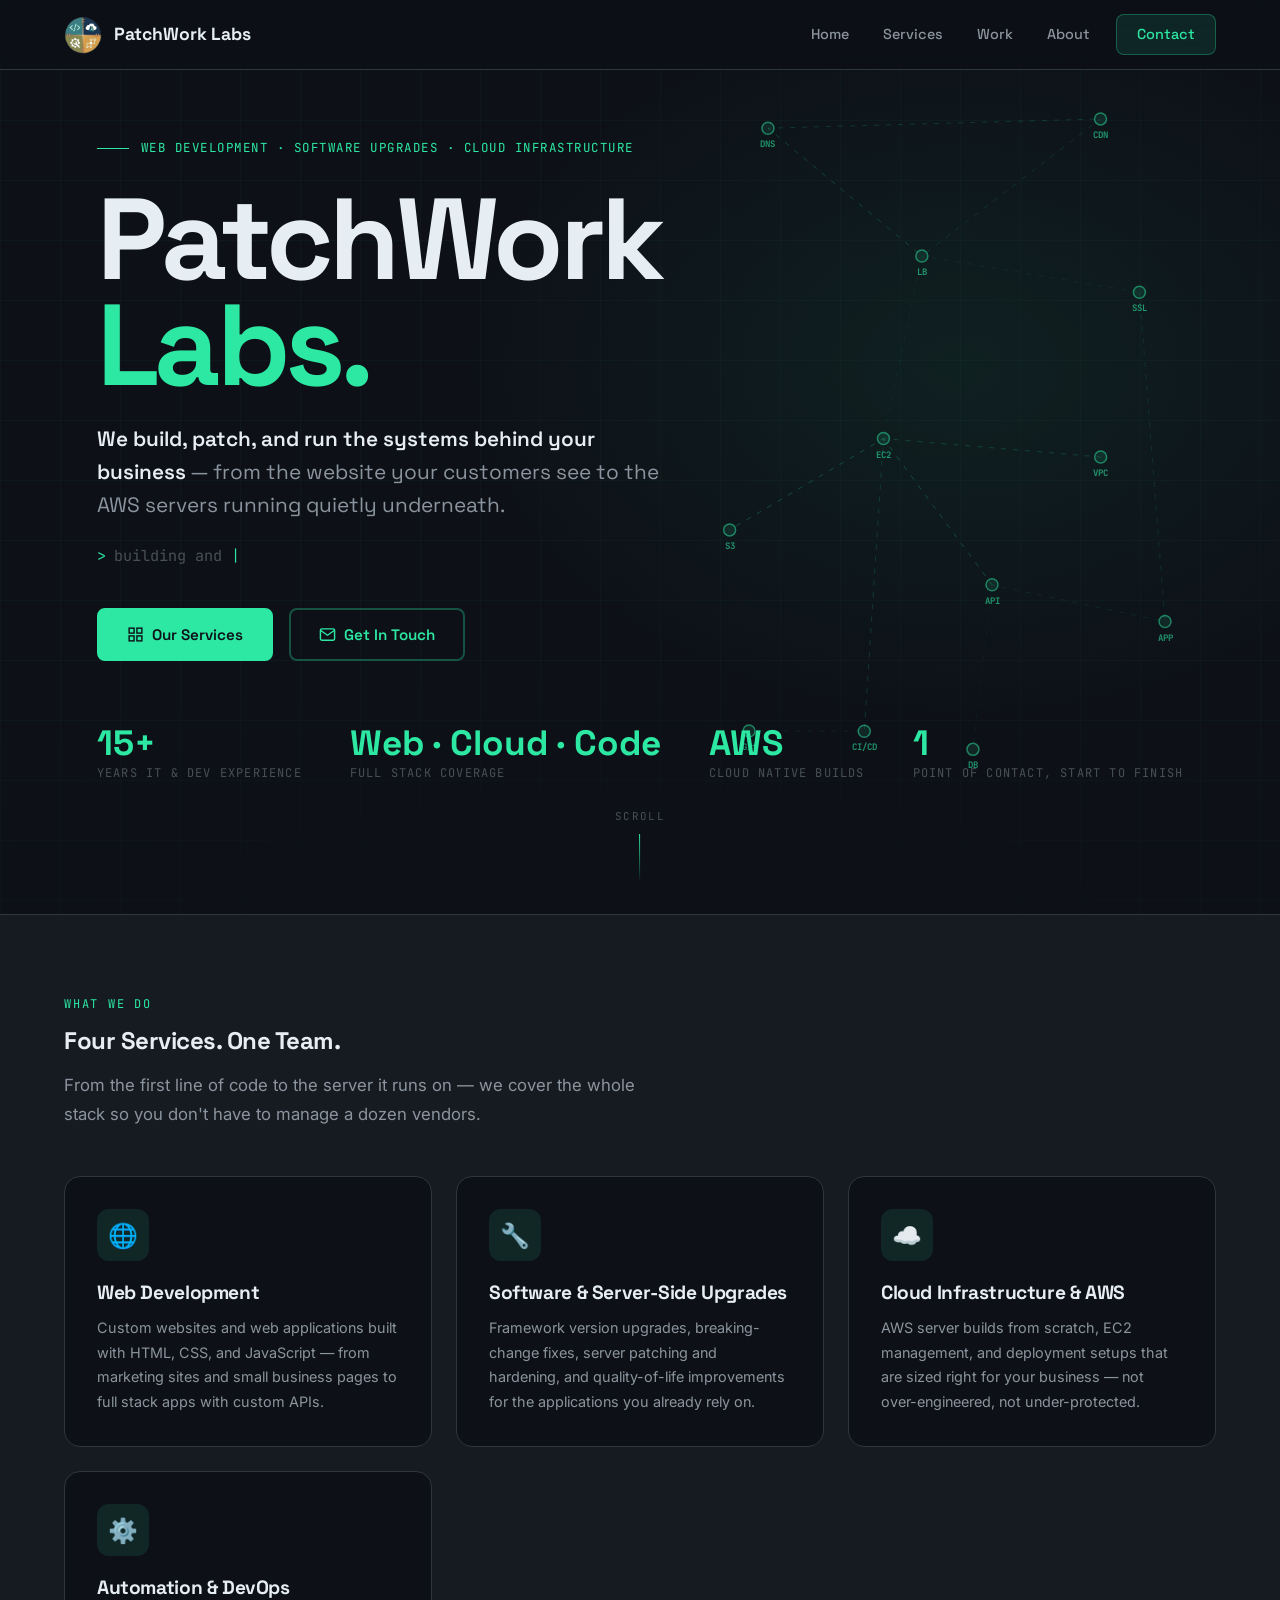
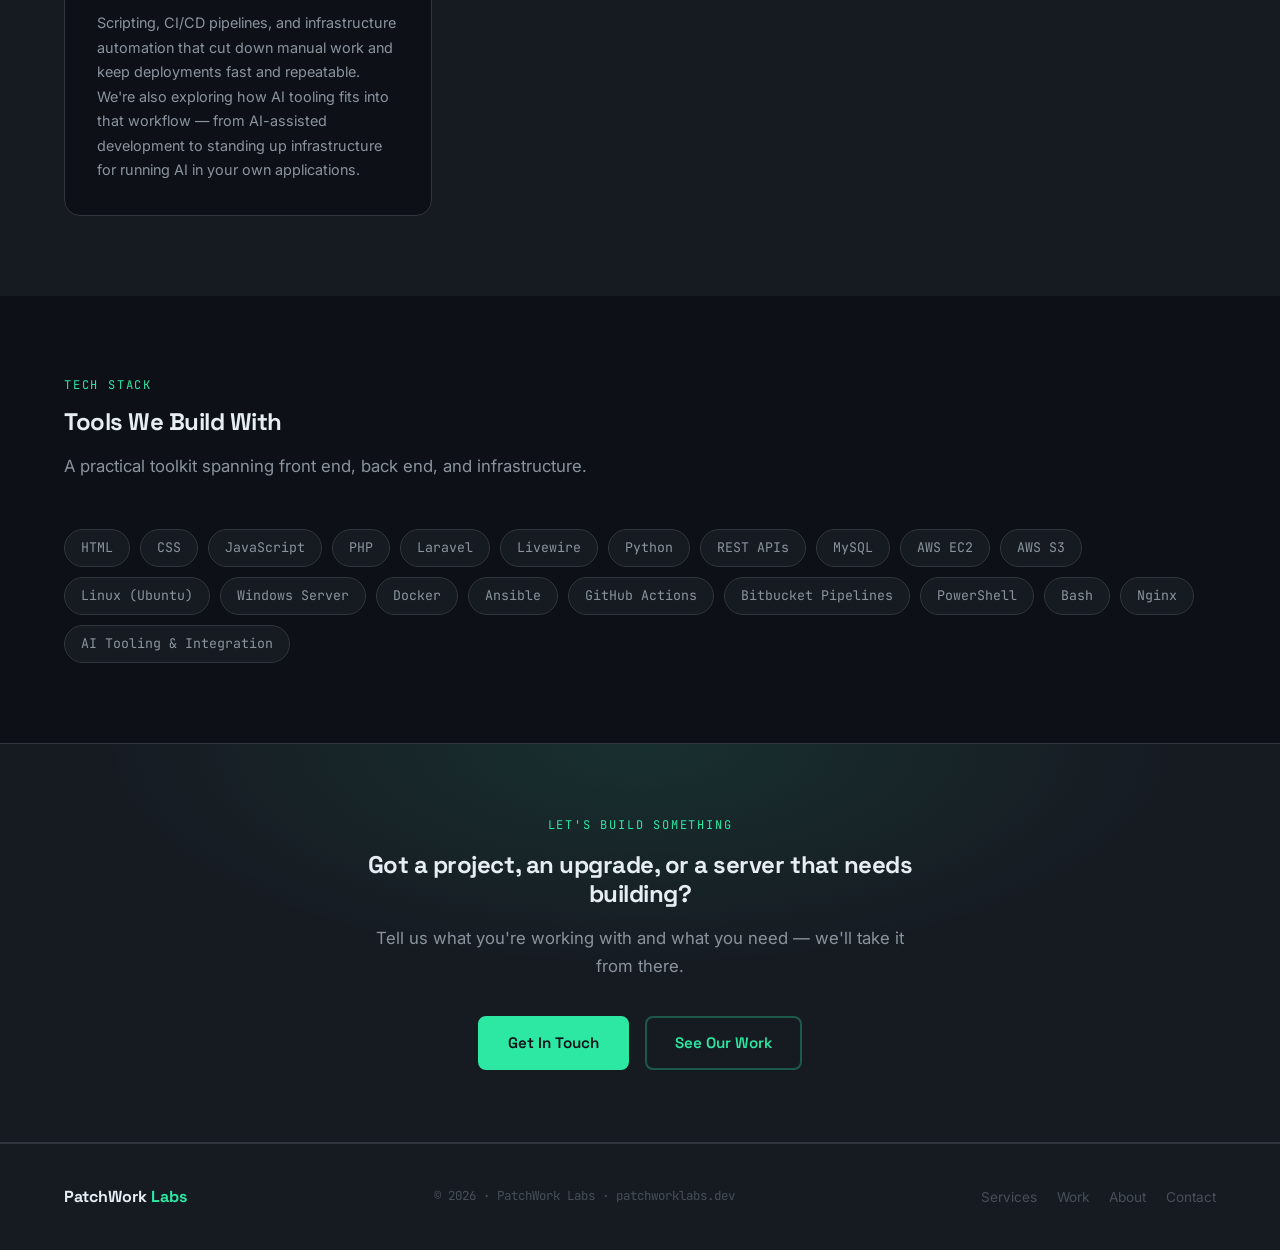
<file: index.html>
<!DOCTYPE html>
<html lang="en">
<head>
  <meta charset="UTF-8" />
  <meta name="viewport" content="width=device-width, initial-scale=1.0" />
  <title>PatchWork Labs — Web Development, Software & Cloud Infrastructure</title>
  <meta name="description" content="PatchWork Labs builds and maintains the software and infrastructure that runs your business — web development, server-side software upgrades, and AWS cloud infrastructure." />
  <meta property="og:type" content="website" />
  <meta property="og:title" content="PatchWork Labs — Web Development, Software & Cloud Infrastructure" />
  <meta property="og:description" content="PatchWork Labs builds and maintains the software and infrastructure that runs your business — web development, server-side software upgrades, and AWS cloud infrastructure." />
  <meta property="og:image" content="https://patchworklabs.dev/images/logo-lockup.png" />
  <meta property="og:url" content="https://patchworklabs.dev/" />
  <link rel="preconnect" href="https://fonts.googleapis.com" />
  <link rel="preconnect" href="https://fonts.gstatic.com" crossorigin />
  <link href="https://fonts.googleapis.com/css2?family=Space+Grotesk:wght@300;400;500;600;700&family=Inter:wght@300;400;500;600&family=JetBrains+Mono:wght@400;500&display=swap" rel="stylesheet" />
  <link rel="stylesheet" href="css/style.css" />
  <link rel="icon" type="image/png" href="images/logo-badge.png" />
</head>
<body>

  <nav class="nav">
    <div class="nav-inner">
      <a href="/" class="nav-logo">
        <img src="images/logo-badge.png" alt="PatchWork Labs logo" class="nav-logo-icon" />
        PatchWork Labs
      </a>
      <ul class="nav-links">
        <li><a href="/">Home</a></li>
        <li><a href="services">Services</a></li>
        <li><a href="work">Work</a></li>
        <li><a href="about">About</a></li>
        <li class="nav-cta"><a href="contact">Contact</a></li>
      </ul>
      <button class="nav-toggle" aria-label="Toggle menu">
        <span></span><span></span><span></span>
      </button>
    </div>
  </nav>

  <div class="mobile-nav">
    <a href="/">Home</a>
    <a href="services">Services</a>
    <a href="work">Work</a>
    <a href="about">About</a>
    <a href="contact">Contact</a>
  </div>

  <!-- HERO -->
  <section class="hero">
    <div class="hero-content">
      <div class="hero-eyebrow">Web Development · Software Upgrades · Cloud Infrastructure</div>
      <h1 class="hero-name">
        PatchWork<br /><span class="line2">Labs.</span>
      </h1>
      <p class="hero-title">
        <strong>We build, patch, and run the systems behind your business</strong> —
        from the website your customers see to the AWS servers running quietly underneath.
      </p>
      <div class="hero-tagline">
        <span class="typing-text"></span><span class="cursor">|</span>
      </div>
      <div class="hero-cta">
        <a href="services" class="btn btn-primary">
          <svg viewBox="0 0 24 24" fill="none" stroke="currentColor" stroke-width="2">
            <rect x="3" y="3" width="7" height="7"/><rect x="14" y="3" width="7" height="7"/>
            <rect x="14" y="14" width="7" height="7"/><rect x="3" y="14" width="7" height="7"/>
          </svg>
          Our Services
        </a>
        <a href="contact" class="btn btn-outline">
          <svg viewBox="0 0 24 24" fill="none" stroke="currentColor" stroke-width="2">
            <path d="M4 4h16c1.1 0 2 .9 2 2v12c0 1.1-.9 2-2 2H4c-1.1 0-2-.9-2-2V6c0-1.1.9-2 2-2z"/>
            <polyline points="22,6 12,13 2,6"/>
          </svg>
          Get In Touch
        </a>
      </div>
      <div class="hero-stats">
        <div class="stat-item">
          <span class="stat-number">15+</span>
          <span class="stat-label">Years IT &amp; Dev Experience</span>
        </div>
        <div class="stat-item">
          <span class="stat-number">Web · Cloud · Code</span>
          <span class="stat-label">Full Stack Coverage</span>
        </div>
        <div class="stat-item">
          <span class="stat-number">AWS</span>
          <span class="stat-label">Cloud Native Builds</span>
        </div>
        <div class="stat-item">
          <span class="stat-number">1</span>
          <span class="stat-label">Point Of Contact, Start To Finish</span>
        </div>
      </div>
    </div>
    <canvas id="topology"></canvas>
    <div class="scroll-indicator">
      <span>scroll</span>
      <div class="scroll-indicator-line"></div>
    </div>
  </section>

  <!-- WHAT WE DO -->
  <section class="section-padding" style="background: var(--bg-secondary); border-top: 1px solid var(--border);">
    <div class="container">
      <span class="section-label">What We Do</span>
      <h2 class="section-title">Four Services. One Team.</h2>
      <p class="section-subtitle">From the first line of code to the server it runs on — we cover the whole stack so you don't have to manage a dozen vendors.</p>
      <div class="features-grid">
        <div class="feature-card fade-up">
          <div class="feature-icon">🌐</div>
          <h3>Web Development</h3>
          <p>Custom websites and web applications built with HTML, CSS, and JavaScript — from marketing sites and small business pages to full stack apps with custom APIs.</p>
        </div>
        <div class="feature-card fade-up">
          <div class="feature-icon">🔧</div>
          <h3>Software &amp; Server-Side Upgrades</h3>
          <p>Framework version upgrades, breaking-change fixes, server patching and hardening, and quality-of-life improvements for the applications you already rely on.</p>
        </div>
        <div class="feature-card fade-up">
          <div class="feature-icon">☁️</div>
          <h3>Cloud Infrastructure &amp; AWS</h3>
          <p>AWS server builds from scratch, EC2 management, and deployment setups that are sized right for your business — not over-engineered, not under-protected.</p>
        </div>
        <div class="feature-card fade-up">
          <div class="feature-icon">⚙️</div>
          <h3>Automation &amp; DevOps</h3>
          <p>Scripting, CI/CD pipelines, and infrastructure automation that cut down manual work and keep deployments fast and repeatable. We're also exploring how AI tooling fits into that workflow — from AI-assisted development to standing up infrastructure for running AI in your own applications.</p>
        </div>
      </div>
    </div>
  </section>

  <!-- TECH STACK -->
  <section class="section-padding">
    <div class="container">
      <span class="section-label">Tech Stack</span>
      <h2 class="section-title">Tools We Build With</h2>
      <p class="section-subtitle">A practical toolkit spanning front end, back end, and infrastructure.</p>
      <div class="skills-cloud">
        <span class="skill-badge">HTML</span>
        <span class="skill-badge">CSS</span>
        <span class="skill-badge">JavaScript</span>
        <span class="skill-badge">PHP</span>
        <span class="skill-badge">Laravel</span>
        <span class="skill-badge">Livewire</span>
        <span class="skill-badge">Python</span>
        <span class="skill-badge">REST APIs</span>
        <span class="skill-badge">MySQL</span>
        <span class="skill-badge">AWS EC2</span>
        <span class="skill-badge">AWS S3</span>
        <span class="skill-badge">Linux (Ubuntu)</span>
        <span class="skill-badge">Windows Server</span>
        <span class="skill-badge">Docker</span>
        <span class="skill-badge">Ansible</span>
        <span class="skill-badge">GitHub Actions</span>
        <span class="skill-badge">Bitbucket Pipelines</span>
        <span class="skill-badge">PowerShell</span>
        <span class="skill-badge">Bash</span>
        <span class="skill-badge">Nginx</span>
        <span class="skill-badge">AI Tooling &amp; Integration</span>
      </div>
    </div>
  </section>

  <!-- CTA BAND -->
  <div class="cta-band">
    <div class="cta-band-inner">
      <span class="section-label" style="text-align:center; display:block; margin-bottom:16px;">Let's Build Something</span>
      <h2>Got a project, an upgrade, or a server that needs building?</h2>
      <p>Tell us what you're working with and what you need — we'll take it from there.</p>
      <div class="btn-group">
        <a href="contact" class="btn btn-primary">Get In Touch</a>
        <a href="work" class="btn btn-outline">See Our Work</a>
      </div>
    </div>
  </div>

  <footer class="footer">
    <div class="footer-inner">
      <div class="footer-brand">PatchWork <span class="accent">Labs</span></div>
      <div class="footer-copy">© 2026 · PatchWork Labs · patchworklabs.dev</div>
      <div class="footer-links">
        <a href="services">Services</a>
        <a href="work">Work</a>
        <a href="about">About</a>
        <a href="contact">Contact</a>
      </div>
    </div>
  </footer>

  <script src="js/main.js"></script>
</body>
</html>
</file>
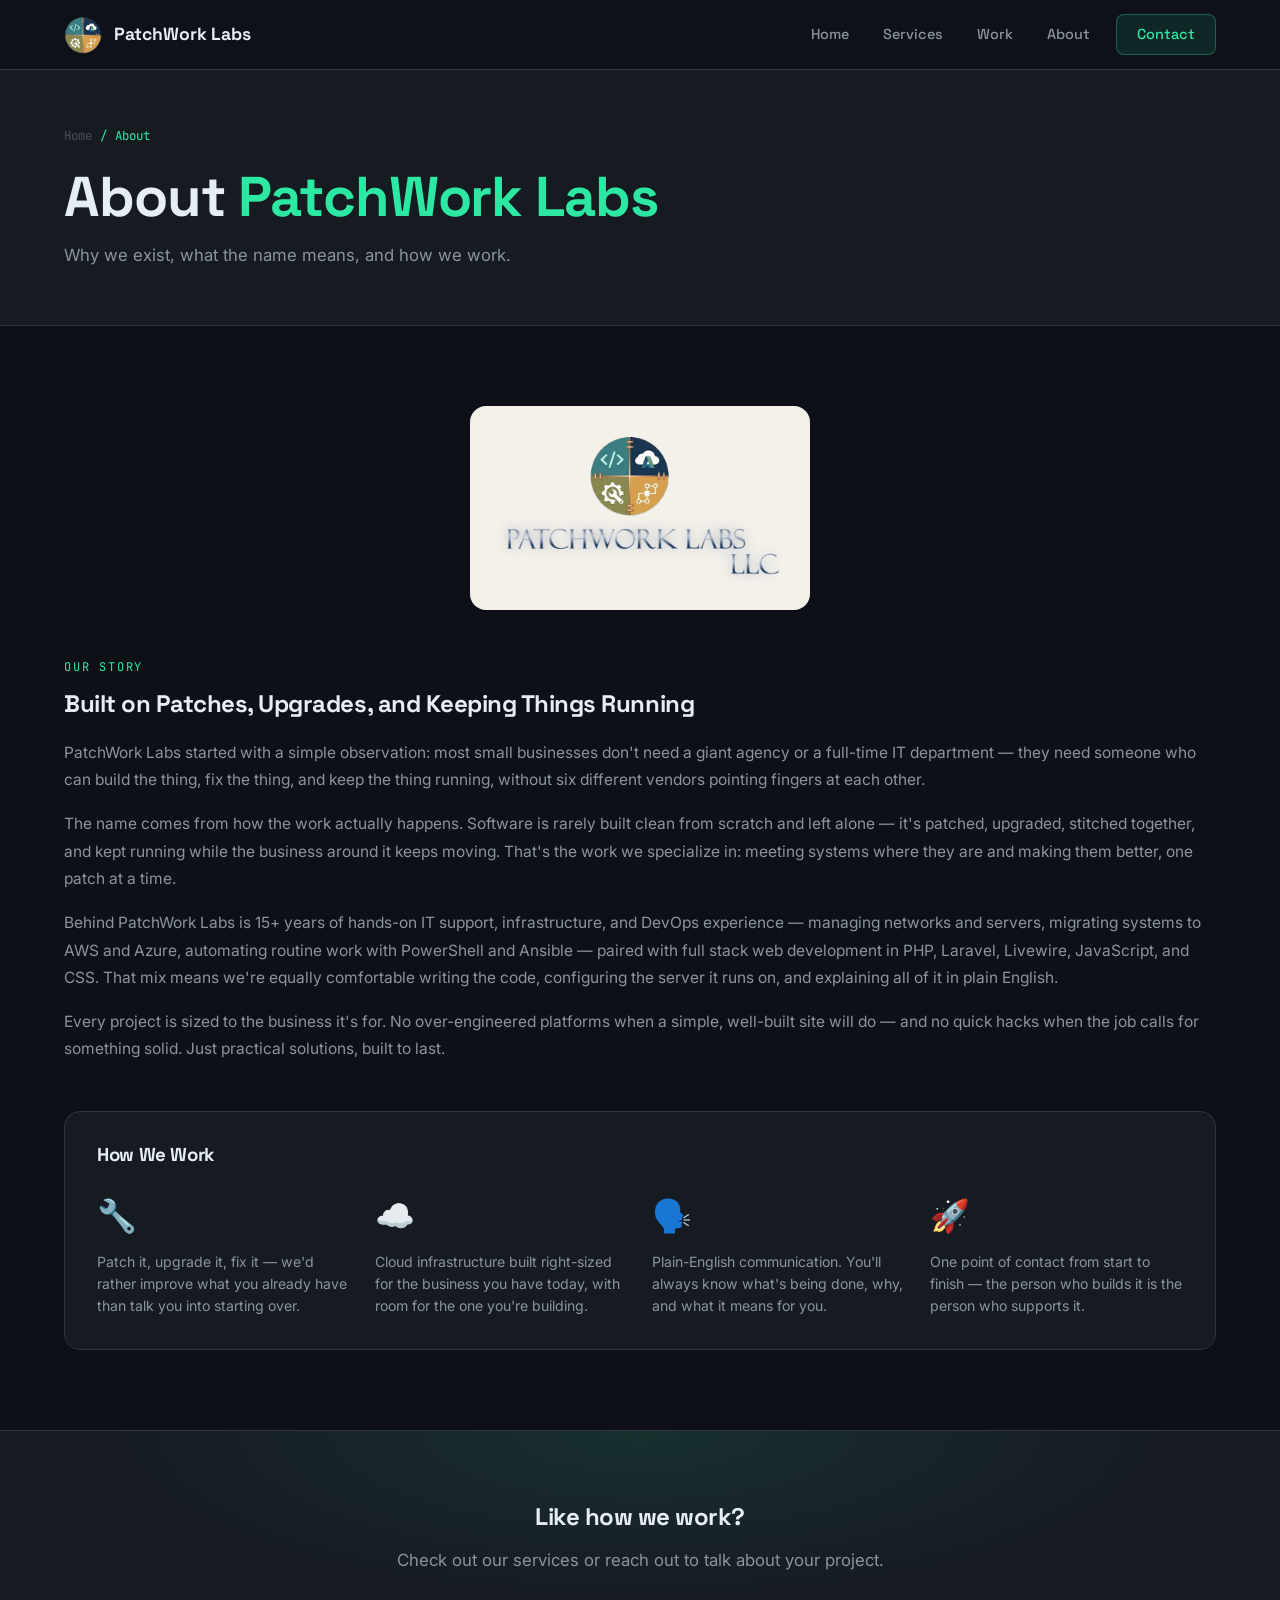
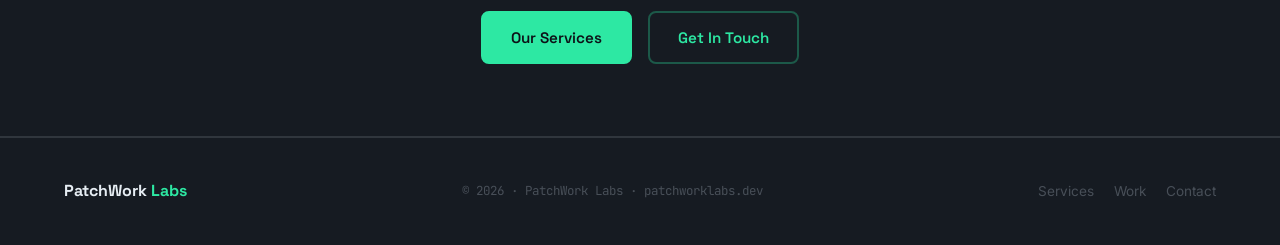
<file: about.html>
<!DOCTYPE html>
<html lang="en">
<head>
  <meta charset="UTF-8" />
  <meta name="viewport" content="width=device-width, initial-scale=1.0" />
  <title>About — PatchWork Labs</title>
  <meta name="description" content="PatchWork Labs is a small software and infrastructure shop built on 15+ years of IT, DevOps, and full stack development experience." />
  <meta property="og:type" content="website" />
  <meta property="og:title" content="About — PatchWork Labs" />
  <meta property="og:description" content="PatchWork Labs is a small software and infrastructure shop built on 15+ years of IT, DevOps, and full stack development experience." />
  <meta property="og:image" content="https://patchworklabs.dev/images/logo-lockup.png" />
  <meta property="og:url" content="https://patchworklabs.dev/about" />
  <link rel="preconnect" href="https://fonts.googleapis.com" />
  <link rel="preconnect" href="https://fonts.gstatic.com" crossorigin />
  <link href="https://fonts.googleapis.com/css2?family=Space+Grotesk:wght@300;400;500;600;700&family=Inter:wght@300;400;500;600&family=JetBrains+Mono:wght@400;500&display=swap" rel="stylesheet" />
  <link rel="stylesheet" href="css/style.css" />
  <link rel="icon" type="image/png" href="images/logo-badge.png" />
</head>
<body>

  <nav class="nav">
    <div class="nav-inner">
      <a href="/" class="nav-logo">
        <img src="images/logo-badge.png" alt="PatchWork Labs logo" class="nav-logo-icon" />
        PatchWork Labs
      </a>
      <ul class="nav-links">
        <li><a href="/">Home</a></li>
        <li><a href="services">Services</a></li>
        <li><a href="work">Work</a></li>
        <li><a href="about">About</a></li>
        <li class="nav-cta"><a href="contact">Contact</a></li>
      </ul>
      <button class="nav-toggle" aria-label="Toggle menu">
        <span></span><span></span><span></span>
      </button>
    </div>
  </nav>

  <div class="mobile-nav">
    <a href="/">Home</a>
    <a href="services">Services</a>
    <a href="work">Work</a>
    <a href="about">About</a>
    <a href="contact">Contact</a>
  </div>

  <!-- PAGE HERO -->
  <section class="page-hero">
    <div class="page-hero-content">
      <div class="breadcrumb">
        <a href="/">Home</a>
        <span>/</span>
        <span>About</span>
      </div>
      <h1>About <span class="accent">PatchWork Labs</span></h1>
      <p>Why we exist, what the name means, and how we work.</p>
    </div>
  </section>

  <!-- ABOUT CONTENT -->
  <section class="section-padding">
    <div class="container">
      <div class="logo-showcase fade-up">
        <img src="images/logo-lockup.png" alt="PatchWork Labs LLC logo" />
      </div>
      <div class="story-section fade-up">
        <span class="section-label">Our Story</span>
        <h2>Built on Patches, Upgrades, and Keeping Things Running</h2>
        <p>
          PatchWork Labs started with a simple observation: most small businesses don't need
          a giant agency or a full-time IT department — they need someone who can build the
          thing, fix the thing, and keep the thing running, without six different vendors
          pointing fingers at each other.
        </p>
        <p>
          The name comes from how the work actually happens. Software is rarely built clean
          from scratch and left alone — it's patched, upgraded, stitched together, and kept
          running while the business around it keeps moving. That's the work we specialize in:
          meeting systems where they are and making them better, one patch at a time.
        </p>
        <p>
          Behind PatchWork Labs is 15+ years of hands-on IT support, infrastructure, and DevOps
          experience — managing networks and servers, migrating systems to AWS and Azure,
          automating routine work with PowerShell and Ansible — paired with full stack web
          development in PHP, Laravel, Livewire, JavaScript, and CSS. That mix means we're
          equally comfortable writing the code, configuring the server it runs on, and
          explaining all of it in plain English.
        </p>
        <p>
          Every project is sized to the business it's for. No over-engineered platforms when
          a simple, well-built site will do — and no quick hacks when the job calls for
          something solid. Just practical solutions, built to last.
        </p>
      </div>

      <!-- HIGHLIGHTS -->
      <div class="highlights fade-up">
        <h3>How We Work</h3>
        <div class="highlights-grid">
          <div class="highlight">
            <div class="highlight-icon">🔧</div>
            <div class="highlight-text">Patch it, upgrade it, fix it — we'd rather improve what you already have than talk you into starting over.</div>
          </div>
          <div class="highlight">
            <div class="highlight-icon">☁️</div>
            <div class="highlight-text">Cloud infrastructure built right-sized for the business you have today, with room for the one you're building.</div>
          </div>
          <div class="highlight">
            <div class="highlight-icon">🗣️</div>
            <div class="highlight-text">Plain-English communication. You'll always know what's being done, why, and what it means for you.</div>
          </div>
          <div class="highlight">
            <div class="highlight-icon">🚀</div>
            <div class="highlight-text">One point of contact from start to finish — the person who builds it is the person who supports it.</div>
          </div>
        </div>
      </div>

    </div>
  </section>

  <!-- CTA -->
  <div class="cta-band">
    <div class="cta-band-inner">
      <h2>Like how we work?</h2>
      <p>Check out our services or reach out to talk about your project.</p>
      <div class="btn-group">
        <a href="services" class="btn btn-primary">Our Services</a>
        <a href="contact" class="btn btn-outline">Get In Touch</a>
      </div>
    </div>
  </div>

  <footer class="footer">
    <div class="footer-inner">
      <div class="footer-brand">PatchWork <span class="accent">Labs</span></div>
      <div class="footer-copy">© 2026 · PatchWork Labs · patchworklabs.dev</div>
      <div class="footer-links">
        <a href="services">Services</a>
        <a href="work">Work</a>
        <a href="contact">Contact</a>
      </div>
    </div>
  </footer>

  <script src="js/main.js"></script>
</body>
</html>
</file>
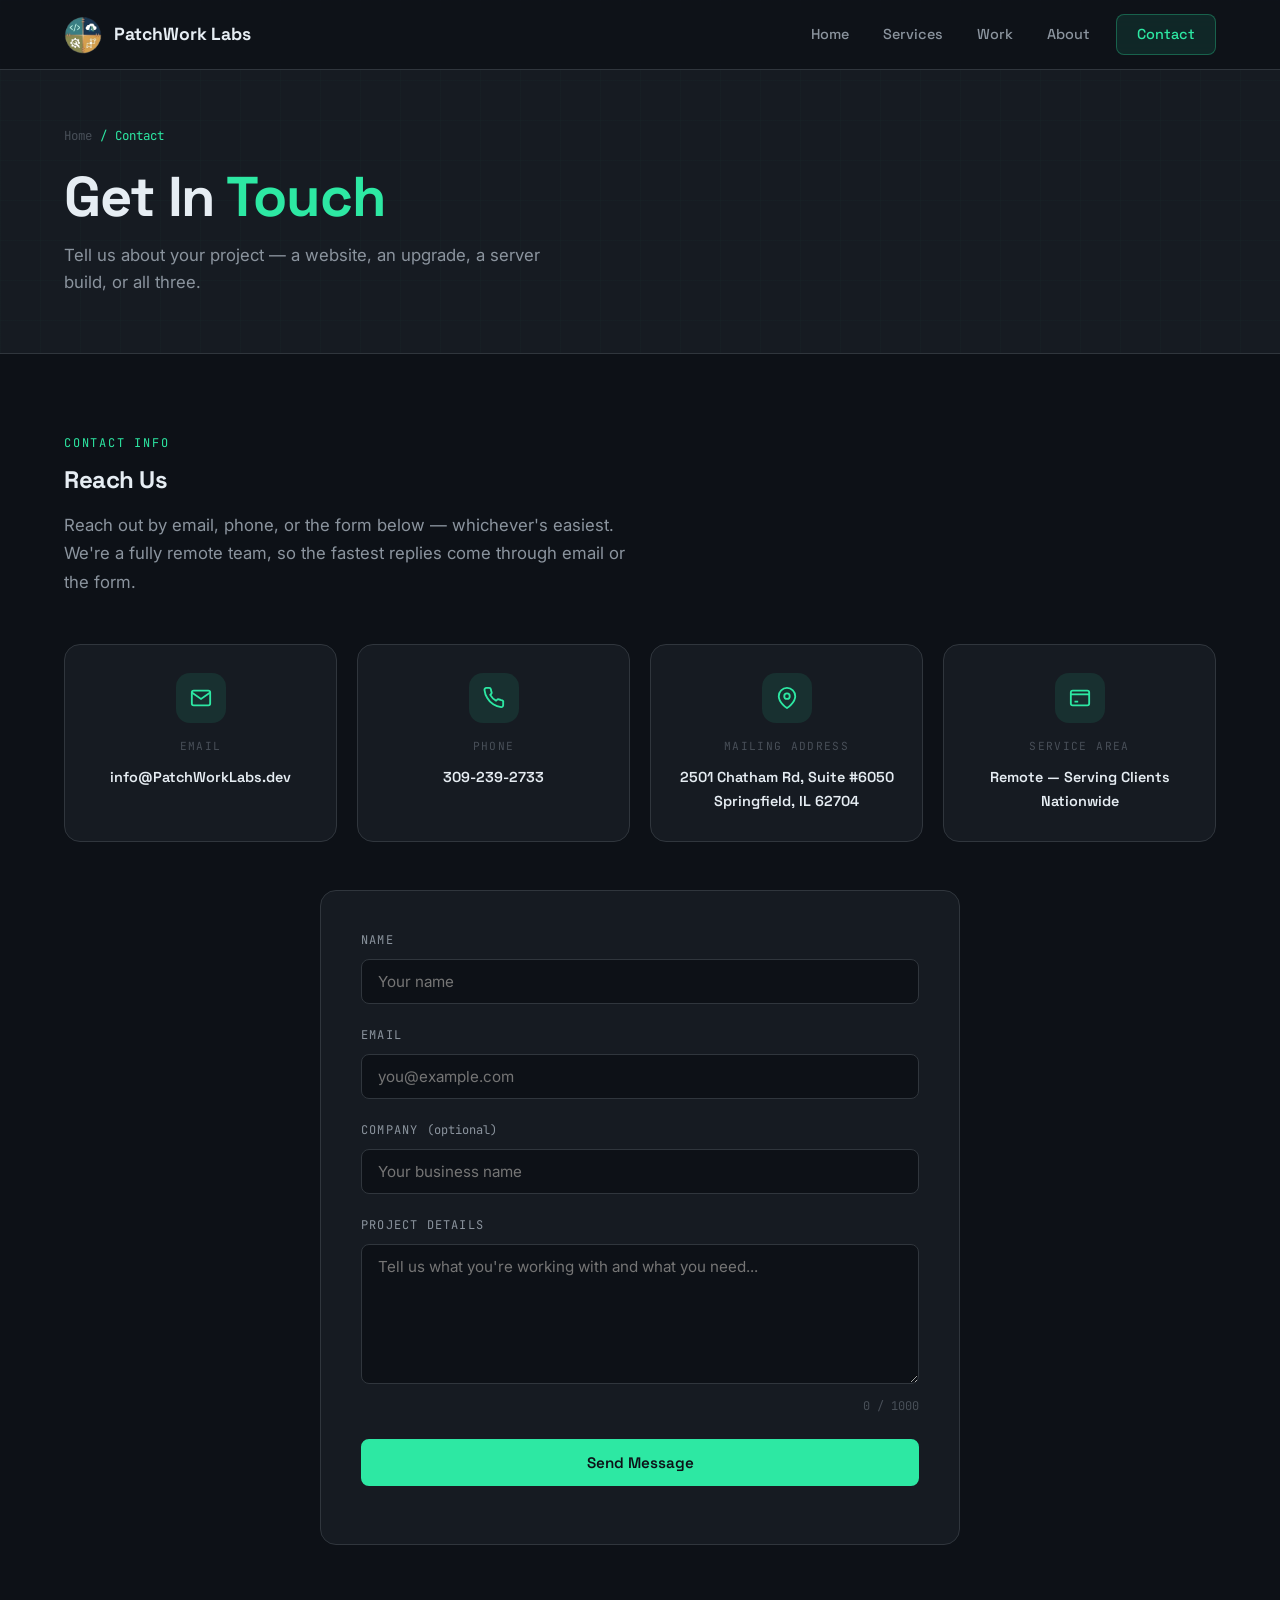
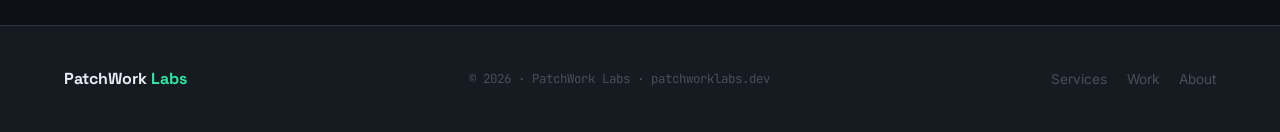
<file: contact.html>
<!DOCTYPE html>
<html lang="en">
<head>
  <meta charset="UTF-8" />
  <meta name="viewport" content="width=device-width, initial-scale=1.0" />
  <title>Contact — PatchWork Labs</title>
  <meta name="description" content="Get in touch with PatchWork Labs about web development, software upgrades, or AWS infrastructure projects." />
  <meta property="og:type" content="website" />
  <meta property="og:title" content="Contact — PatchWork Labs" />
  <meta property="og:description" content="Get in touch with PatchWork Labs about web development, software upgrades, or AWS infrastructure projects." />
  <meta property="og:image" content="https://patchworklabs.dev/images/logo-lockup.png" />
  <meta property="og:url" content="https://patchworklabs.dev/contact" />
  <link rel="preconnect" href="https://fonts.googleapis.com" />
  <link rel="preconnect" href="https://fonts.gstatic.com" crossorigin />
  <link href="https://fonts.googleapis.com/css2?family=Space+Grotesk:wght@300;400;500;600;700&family=Inter:wght@300;400;500;600&family=JetBrains+Mono:wght@400;500&display=swap" rel="stylesheet" />
  <link rel="stylesheet" href="css/style.css" />
  <link rel="icon" type="image/png" href="images/logo-badge.png" />
</head>
<body>

  <nav class="nav">
    <div class="nav-inner">
      <a href="/" class="nav-logo">
        <img src="images/logo-badge.png" alt="PatchWork Labs logo" class="nav-logo-icon" />
        PatchWork Labs
      </a>
      <ul class="nav-links">
        <li><a href="/">Home</a></li>
        <li><a href="services">Services</a></li>
        <li><a href="work">Work</a></li>
        <li><a href="about">About</a></li>
        <li class="nav-cta"><a href="contact">Contact</a></li>
      </ul>
      <button class="nav-toggle" aria-label="Toggle menu">
        <span></span><span></span><span></span>
      </button>
    </div>
  </nav>

  <div class="mobile-nav">
    <a href="/">Home</a>
    <a href="services">Services</a>
    <a href="work">Work</a>
    <a href="about">About</a>
    <a href="contact">Contact</a>
  </div>

  <!-- PAGE HERO -->
  <section class="page-hero">
    <div class="page-hero-content">
      <div class="breadcrumb">
        <a href="/">Home</a>
        <span>/</span>
        <span>Contact</span>
      </div>
      <h1>Get In <span class="accent">Touch</span></h1>
      <p>Tell us about your project — a website, an upgrade, a server build, or all three.</p>
    </div>
  </section>

  <!-- CONTACT -->
  <section class="section-padding">
    <div class="container">
      <span class="section-label">Contact Info</span>
      <h2 class="section-title">Reach Us</h2>
      <p class="section-subtitle">Reach out by email, phone, or the form below — whichever's easiest. We're a fully remote team, so the fastest replies come through email or the form.</p>

      <div class="contact-grid">
        <a href="mailto:info@PatchWorkLabs.dev" class="contact-card fade-up">
          <div class="contact-icon">
            <svg viewBox="0 0 24 24" fill="none" stroke="currentColor" stroke-width="2">
              <path d="M4 4h16c1.1 0 2 .9 2 2v12c0 1.1-.9 2-2 2H4c-1.1 0-2-.9-2-2V6c0-1.1.9-2 2-2z"/>
              <polyline points="22,6 12,13 2,6"/>
            </svg>
          </div>
          <div class="contact-label">Email</div>
          <div class="contact-value">info@PatchWorkLabs.dev</div>
        </a>

        <a href="tel:+13092392733" class="contact-card fade-up">
          <div class="contact-icon">
            <svg viewBox="0 0 24 24" fill="none" stroke="currentColor" stroke-width="2">
              <path d="M22 16.92v3a2 2 0 0 1-2.18 2 19.79 19.79 0 0 1-8.63-3.07A19.5 19.5 0 0 1 4.69 12 19.79 19.79 0 0 1 1.65 3.35 2 2 0 0 1 3.62 1h3a2 2 0 0 1 2 1.72c.127.96.361 1.903.7 2.81a2 2 0 0 1-.45 2.11L7.91 8.6a16 16 0 0 0 6.29 6.29l.96-.87a2 2 0 0 1 2.11-.45c.907.339 1.85.573 2.81.7A2 2 0 0 1 22 16.92z"/>
            </svg>
          </div>
          <div class="contact-label">Phone</div>
          <div class="contact-value">309-239-2733</div>
        </a>

        <div class="contact-card fade-up" style="cursor: default; pointer-events: none;">
          <div class="contact-icon">
            <svg viewBox="0 0 24 24" fill="none" stroke="currentColor" stroke-width="2">
              <path d="M21 10c0 7-9 13-9 13s-9-6-9-13a9 9 0 0 1 18 0z"/>
              <circle cx="12" cy="10" r="3"/>
            </svg>
          </div>
          <div class="contact-label">Mailing Address</div>
          <div class="contact-value">2501 Chatham Rd, Suite #6050<br />Springfield, IL 62704</div>
        </div>

        <div class="contact-card fade-up" style="cursor: default; pointer-events: none;">
          <div class="contact-icon">
            <svg viewBox="0 0 24 24" fill="none" stroke="currentColor" stroke-width="2">
              <rect x="2" y="4" width="20" height="16" rx="2"/>
              <path d="M2 8h20"/>
              <path d="M6 12h.01M10 12h.01M14 12h.01M18 12h.01M6 16h4"/>
            </svg>
          </div>
          <div class="contact-label">Service Area</div>
          <div class="contact-value">Remote — Serving Clients Nationwide</div>
        </div>
      </div>

      <!-- CONTACT FORM -->
      <div class="form-card fade-up">
        <form id="contact-form" action="https://formspree.io/f/xnjylkwb" method="POST">
          <div class="form-group">
            <label for="name">Name</label>
            <input type="text" id="name" name="name" placeholder="Your name" required>
          </div>
          <div class="form-group">
            <label for="email">Email</label>
            <input type="email" id="email" name="email" placeholder="you@example.com" required>
          </div>
          <div class="form-group">
            <label for="company">Company <span style="text-transform:none; letter-spacing:0;">(optional)</span></label>
            <input type="text" id="company" name="company" placeholder="Your business name">
          </div>
          <div class="form-group">
            <label for="message">Project Details</label>
            <textarea id="message" name="message" rows="6" maxlength="1000" placeholder="Tell us what you're working with and what you need..." required></textarea>
            <div class="form-char-count" id="form-char-count">0 / 1000</div>
          </div>
          <input type="text" name="_gotcha" class="form-honeypot" tabindex="-1" autocomplete="off">
          <button type="submit" class="btn btn-primary" style="width:100%; justify-content:center;">Send Message</button>
          <div class="form-status" id="form-status"></div>
        </form>
      </div>
    </div>
  </section>

  <footer class="footer">
    <div class="footer-inner">
      <div class="footer-brand">PatchWork <span class="accent">Labs</span></div>
      <div class="footer-copy">© 2026 · PatchWork Labs · patchworklabs.dev</div>
      <div class="footer-links">
        <a href="services">Services</a>
        <a href="work">Work</a>
        <a href="about">About</a>
      </div>
    </div>
  </footer>

  <script src="js/main.js"></script>
</body>
</html>
</file>
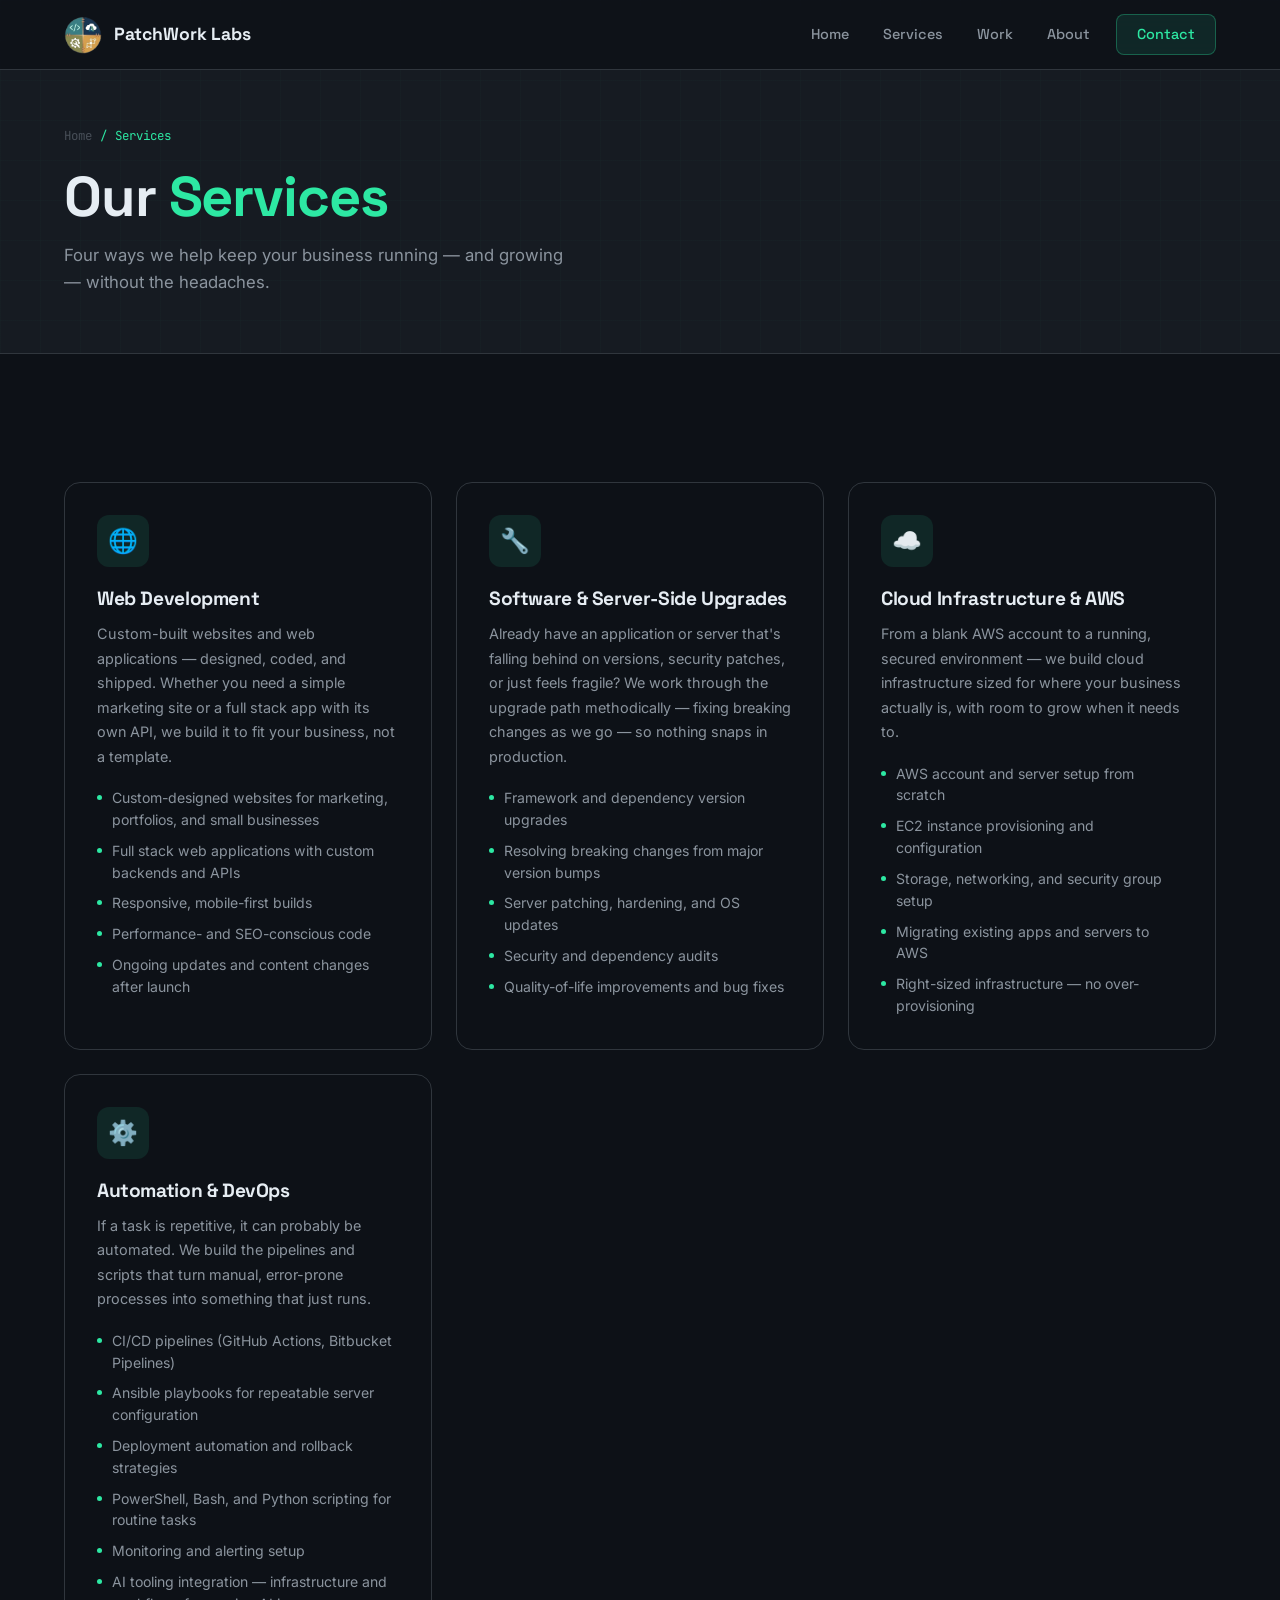
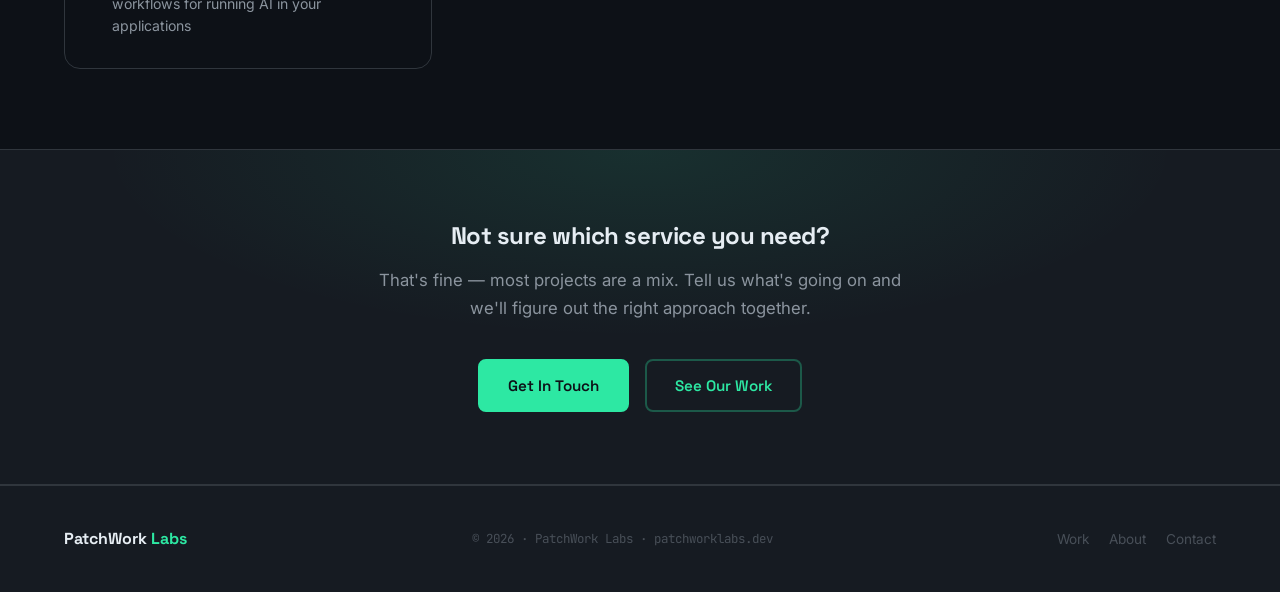
<file: services.html>
<!DOCTYPE html>
<html lang="en">
<head>
  <meta charset="UTF-8" />
  <meta name="viewport" content="width=device-width, initial-scale=1.0" />
  <title>Services — PatchWork Labs</title>
  <meta name="description" content="Web development, software and server-side upgrades, AWS cloud infrastructure, and automation/DevOps services from PatchWork Labs." />
  <meta property="og:type" content="website" />
  <meta property="og:title" content="Services — PatchWork Labs" />
  <meta property="og:description" content="Web development, software and server-side upgrades, AWS cloud infrastructure, and automation/DevOps services from PatchWork Labs." />
  <meta property="og:image" content="https://patchworklabs.dev/images/logo-lockup.png" />
  <meta property="og:url" content="https://patchworklabs.dev/services" />
  <link rel="preconnect" href="https://fonts.googleapis.com" />
  <link rel="preconnect" href="https://fonts.gstatic.com" crossorigin />
  <link href="https://fonts.googleapis.com/css2?family=Space+Grotesk:wght@300;400;500;600;700&family=Inter:wght@300;400;500;600&family=JetBrains+Mono:wght@400;500&display=swap" rel="stylesheet" />
  <link rel="stylesheet" href="css/style.css" />
  <link rel="icon" type="image/png" href="images/logo-badge.png" />
</head>
<body>

  <nav class="nav">
    <div class="nav-inner">
      <a href="/" class="nav-logo">
        <img src="images/logo-badge.png" alt="PatchWork Labs logo" class="nav-logo-icon" />
        PatchWork Labs
      </a>
      <ul class="nav-links">
        <li><a href="/">Home</a></li>
        <li><a href="services">Services</a></li>
        <li><a href="work">Work</a></li>
        <li><a href="about">About</a></li>
        <li class="nav-cta"><a href="contact">Contact</a></li>
      </ul>
      <button class="nav-toggle" aria-label="Toggle menu">
        <span></span><span></span><span></span>
      </button>
    </div>
  </nav>

  <div class="mobile-nav">
    <a href="/">Home</a>
    <a href="services">Services</a>
    <a href="work">Work</a>
    <a href="about">About</a>
    <a href="contact">Contact</a>
  </div>

  <!-- PAGE HERO -->
  <section class="page-hero">
    <div class="page-hero-content">
      <div class="breadcrumb">
        <a href="/">Home</a>
        <span>/</span>
        <span>Services</span>
      </div>
      <h1>Our <span class="accent">Services</span></h1>
      <p>Four ways we help keep your business running — and growing — without the headaches.</p>
    </div>
  </section>

  <!-- SERVICES -->
  <section class="section-padding">
    <div class="container">
      <div class="features-grid">

        <div class="feature-card fade-up">
          <div class="feature-icon">🌐</div>
          <h3>Web Development</h3>
          <p>Custom-built websites and web applications — designed, coded, and shipped. Whether you need a simple marketing site or a full stack app with its own API, we build it to fit your business, not a template.</p>
          <ul class="included-list">
            <li>Custom-designed websites for marketing, portfolios, and small businesses</li>
            <li>Full stack web applications with custom backends and APIs</li>
            <li>Responsive, mobile-first builds</li>
            <li>Performance- and SEO-conscious code</li>
            <li>Ongoing updates and content changes after launch</li>
          </ul>
        </div>

        <div class="feature-card fade-up">
          <div class="feature-icon">🔧</div>
          <h3>Software &amp; Server-Side Upgrades</h3>
          <p>Already have an application or server that's falling behind on versions, security patches, or just feels fragile? We work through the upgrade path methodically — fixing breaking changes as we go — so nothing snaps in production.</p>
          <ul class="included-list">
            <li>Framework and dependency version upgrades</li>
            <li>Resolving breaking changes from major version bumps</li>
            <li>Server patching, hardening, and OS updates</li>
            <li>Security and dependency audits</li>
            <li>Quality-of-life improvements and bug fixes</li>
          </ul>
        </div>

        <div class="feature-card fade-up">
          <div class="feature-icon">☁️</div>
          <h3>Cloud Infrastructure &amp; AWS</h3>
          <p>From a blank AWS account to a running, secured environment — we build cloud infrastructure sized for where your business actually is, with room to grow when it needs to.</p>
          <ul class="included-list">
            <li>AWS account and server setup from scratch</li>
            <li>EC2 instance provisioning and configuration</li>
            <li>Storage, networking, and security group setup</li>
            <li>Migrating existing apps and servers to AWS</li>
            <li>Right-sized infrastructure — no over-provisioning</li>
          </ul>
        </div>

        <div class="feature-card fade-up">
          <div class="feature-icon">⚙️</div>
          <h3>Automation &amp; DevOps</h3>
          <p>If a task is repetitive, it can probably be automated. We build the pipelines and scripts that turn manual, error-prone processes into something that just runs.</p>
          <ul class="included-list">
            <li>CI/CD pipelines (GitHub Actions, Bitbucket Pipelines)</li>
            <li>Ansible playbooks for repeatable server configuration</li>
            <li>Deployment automation and rollback strategies</li>
            <li>PowerShell, Bash, and Python scripting for routine tasks</li>
            <li>Monitoring and alerting setup</li>
            <li>AI tooling integration — infrastructure and workflows for running AI in your applications</li>
          </ul>
        </div>

      </div>
    </div>
  </section>

  <!-- CTA -->
  <div class="cta-band">
    <div class="cta-band-inner">
      <h2>Not sure which service you need?</h2>
      <p>That's fine — most projects are a mix. Tell us what's going on and we'll figure out the right approach together.</p>
      <div class="btn-group">
        <a href="contact" class="btn btn-primary">Get In Touch</a>
        <a href="work" class="btn btn-outline">See Our Work</a>
      </div>
    </div>
  </div>

  <footer class="footer">
    <div class="footer-inner">
      <div class="footer-brand">PatchWork <span class="accent">Labs</span></div>
      <div class="footer-copy">© 2026 · PatchWork Labs · patchworklabs.dev</div>
      <div class="footer-links">
        <a href="work">Work</a>
        <a href="about">About</a>
        <a href="contact">Contact</a>
      </div>
    </div>
  </footer>

  <script src="js/main.js"></script>
</body>
</html>
</file>
<file: css/style.css>
/* =====================================================
   PatchWork Labs — Business Site
   Theme: Dark & Bold | Accent: Lab Green #2de8a3
   ===================================================== */

@import url('https://fonts.googleapis.com/css2?family=Space+Grotesk:wght@300;400;500;600;700&family=Inter:wght@300;400;500;600&family=JetBrains+Mono:wght@400;500&display=swap');

/* === CSS VARIABLES === */
:root {
  --bg-primary: #0d1117;
  --bg-secondary: #161b22;
  --bg-tertiary: #21262d;
  --accent: #2de8a3;
  --accent-dim: rgba(45, 232, 163, 0.1);
  --accent-border: rgba(45, 232, 163, 0.3);
  --accent-glow: 0 0 28px rgba(45, 232, 163, 0.2);
  --text-primary: #e6edf3;
  --text-secondary: #8b949e;
  --text-muted: #484f58;
  --border: #30363d;
  --success: #3fb950;
  --error: #f85149;
  --radius: 8px;
  --radius-lg: 16px;
  --radius-xl: 24px;
  --nav-height: 70px;
  --transition: 0.25s ease;
  --transition-slow: 0.45s ease;
  --font-heading: 'Space Grotesk', sans-serif;
  --font-body: 'Inter', sans-serif;
  --font-mono: 'JetBrains Mono', monospace;
  --max-width: 1200px;
  --section-padding: 80px 0;
}

/* === RESET === */
*, *::before, *::after { box-sizing: border-box; margin: 0; padding: 0; }
html { scroll-behavior: smooth; }
body {
  background-color: var(--bg-primary);
  color: var(--text-primary);
  font-family: var(--font-body);
  line-height: 1.65;
  overflow-x: hidden;
  -webkit-font-smoothing: antialiased;
}

/* === SCROLLBAR === */
::-webkit-scrollbar { width: 6px; }
::-webkit-scrollbar-track { background: var(--bg-primary); }
::-webkit-scrollbar-thumb { background: var(--border); border-radius: 3px; }
::-webkit-scrollbar-thumb:hover { background: var(--accent); }

/* === SELECTION === */
::selection { background: var(--accent-dim); color: var(--accent); }

/* === TYPOGRAPHY === */
h1, h2, h3, h4, h5 {
  font-family: var(--font-heading);
  font-weight: 700;
  line-height: 1.2;
  letter-spacing: -0.02em;
  color: var(--text-primary);
}
p { color: var(--text-secondary); }
a { color: var(--accent); text-decoration: none; transition: color var(--transition); }
a:hover { color: #fff; }
em { color: var(--text-primary); font-style: italic; }

/* === LAYOUT === */
.container { max-width: var(--max-width); margin: 0 auto; padding: 0 24px; }
.section-padding { padding: var(--section-padding); }

/* === UTILITY === */
.accent { color: var(--accent); }

.section-label {
  font-family: var(--font-mono);
  font-size: 0.75rem;
  letter-spacing: 0.15em;
  text-transform: uppercase;
  color: var(--accent);
  display: block;
  margin-bottom: 12px;
}
.section-title { margin-bottom: 16px; }
.section-subtitle {
  font-size: 1.05rem;
  color: var(--text-secondary);
  max-width: 580px;
  margin-bottom: 48px;
  line-height: 1.7;
}

.tag {
  display: inline-block;
  padding: 3px 11px;
  background: var(--accent-dim);
  border: 1px solid var(--accent-border);
  border-radius: 100px;
  font-size: 0.72rem;
  font-family: var(--font-mono);
  color: var(--accent);
  white-space: nowrap;
}

/* === BUTTONS === */
.btn {
  display: inline-flex;
  align-items: center;
  gap: 8px;
  padding: 12px 28px;
  border-radius: var(--radius);
  font-family: var(--font-heading);
  font-weight: 600;
  font-size: 0.95rem;
  cursor: pointer;
  transition: all var(--transition);
  border: 2px solid transparent;
  text-decoration: none;
  white-space: nowrap;
}
.btn svg { width: 17px; height: 17px; flex-shrink: 0; }

.btn-primary {
  background: var(--accent);
  color: var(--bg-primary);
  border-color: var(--accent);
}
.btn-primary:hover {
  background: transparent;
  color: var(--accent);
  box-shadow: var(--accent-glow);
}

.btn-outline {
  background: transparent;
  color: var(--accent);
  border-color: var(--accent-border);
}
.btn-outline:hover {
  background: var(--accent-dim);
  border-color: var(--accent);
  color: var(--accent);
  box-shadow: var(--accent-glow);
}

.btn:disabled {
  cursor: not-allowed;
  opacity: 0.6;
}

/* === NAVIGATION === */
.nav {
  position: fixed;
  top: 0; left: 0; right: 0;
  height: var(--nav-height);
  background: rgba(13, 17, 23, 0.8);
  backdrop-filter: blur(16px);
  -webkit-backdrop-filter: blur(16px);
  border-bottom: 1px solid var(--border);
  z-index: 1000;
  transition: all var(--transition);
}
.nav.scrolled {
  background: rgba(13, 17, 23, 0.98);
  box-shadow: 0 4px 30px rgba(0,0,0,0.4);
}
.nav-inner {
  display: flex;
  align-items: center;
  justify-content: space-between;
  height: 100%;
  max-width: var(--max-width);
  margin: 0 auto;
  padding: 0 24px;
}
.nav-logo {
  display: flex;
  align-items: center;
  gap: 12px;
  font-family: var(--font-heading);
  font-weight: 700;
  font-size: 1.1rem;
  color: var(--text-primary);
  text-decoration: none;
}
.nav-logo:hover { color: var(--text-primary); }
.nav-logo-icon {
  width: 38px; height: 38px;
  border-radius: 50%;
  display: block;
  flex-shrink: 0;
}
.nav-links {
  display: flex;
  align-items: center;
  gap: 2px;
  list-style: none;
}
.nav-links a {
  display: block;
  padding: 8px 16px;
  font-family: var(--font-heading);
  font-weight: 500;
  font-size: 0.9rem;
  color: var(--text-secondary);
  border-radius: var(--radius);
  position: relative;
  transition: color var(--transition);
}
.nav-links a::after {
  content: '';
  position: absolute;
  bottom: 4px; left: 16px; right: 16px;
  height: 2px;
  background: var(--accent);
  transform: scaleX(0);
  transition: transform var(--transition);
  border-radius: 1px;
}
.nav-links a:hover,
.nav-links a.active { color: var(--text-primary); }
.nav-links a:hover::after,
.nav-links a.active::after { transform: scaleX(1); }

.nav-links .nav-cta { margin-left: 8px; }
.nav-links .nav-cta a {
  padding: 8px 20px;
  background: var(--accent-dim);
  border: 1px solid var(--accent-border);
  color: var(--accent);
  transition: all var(--transition);
}
.nav-links .nav-cta a:hover {
  background: var(--accent);
  color: var(--bg-primary);
}
.nav-links .nav-cta a::after { display: none; }

.nav-toggle {
  display: none;
  flex-direction: column;
  gap: 5px;
  cursor: pointer;
  padding: 8px;
  border: none;
  background: transparent;
}
.nav-toggle span {
  display: block;
  width: 24px; height: 2px;
  background: var(--text-secondary);
  border-radius: 1px;
  transition: all var(--transition);
}
.nav-toggle.open span:nth-child(1) { transform: rotate(45deg) translate(5px, 5px); }
.nav-toggle.open span:nth-child(2) { opacity: 0; }
.nav-toggle.open span:nth-child(3) { transform: rotate(-45deg) translate(5px, -5px); }

/* === MOBILE NAV === */
.mobile-nav {
  position: fixed;
  top: var(--nav-height);
  left: 0; right: 0;
  background: rgba(13, 17, 23, 0.98);
  backdrop-filter: blur(16px);
  border-bottom: 1px solid var(--border);
  padding: 12px 24px 20px;
  z-index: 999;
  flex-direction: column;
  gap: 4px;
  display: none;
}
.mobile-nav.open { display: flex; }
.mobile-nav a {
  display: block;
  padding: 11px 16px;
  font-family: var(--font-heading);
  font-weight: 500;
  color: var(--text-secondary);
  border-radius: var(--radius);
  border-left: 2px solid transparent;
  transition: all var(--transition);
}
.mobile-nav a:hover,
.mobile-nav a.active {
  background: var(--accent-dim);
  color: var(--accent);
  border-left-color: var(--accent);
}

/* === HERO === */
.hero {
  min-height: 100vh;
  display: flex;
  align-items: center;
  padding-top: var(--nav-height);
  position: relative;
  overflow: hidden;
}
.hero::before {
  content: '';
  position: absolute; inset: 0;
  background-image:
    linear-gradient(rgba(45, 232, 163, 0.03) 1px, transparent 1px),
    linear-gradient(90deg, rgba(45, 232, 163, 0.03) 1px, transparent 1px);
  background-size: 60px 60px;
  z-index: 0;
}
.hero::after {
  content: '';
  position: absolute; inset: 0;
  background:
    radial-gradient(ellipse 60% 60% at 75% 40%, rgba(45, 232, 163, 0.07) 0%, transparent 65%),
    radial-gradient(ellipse 100% 40% at 50% 100%, var(--bg-primary) 20%, transparent 70%);
  z-index: 0;
}
.hero-content {
  position: relative;
  z-index: 1;
  max-width: var(--max-width);
  margin: 0 auto;
  padding: 60px 24px 130px;
}
.hero-eyebrow {
  display: inline-flex;
  align-items: center;
  gap: 12px;
  font-family: var(--font-mono);
  font-size: 0.78rem;
  letter-spacing: 0.12em;
  color: var(--accent);
  text-transform: uppercase;
  margin-bottom: 28px;
}
.hero-eyebrow::before {
  content: '';
  display: block;
  width: 32px; height: 1px;
  background: var(--accent);
}
.hero-name {
  font-size: clamp(3.2rem, 9vw, 7.5rem);
  font-weight: 700;
  letter-spacing: -0.04em;
  line-height: 0.92;
  margin-bottom: 24px;
}
.hero-name .line2 {
  color: var(--accent);
  display: block;
}
.hero-title {
  font-family: var(--font-heading);
  font-size: clamp(1rem, 2.2vw, 1.3rem);
  font-weight: 400;
  color: var(--text-secondary);
  margin-bottom: 20px;
  max-width: 580px;
  line-height: 1.6;
}
.hero-title strong { color: var(--text-primary); font-weight: 600; }
.hero-tagline {
  font-size: 0.95rem;
  color: var(--text-muted);
  font-family: var(--font-mono);
  margin-bottom: 40px;
  display: flex;
  align-items: center;
  gap: 8px;
  min-height: 1.5em;
}
.hero-tagline::before {
  content: '>';
  color: var(--accent);
}
.cursor {
  color: var(--accent);
  animation: blink 1s step-end infinite;
  font-weight: 300;
  margin-left: 1px;
}
@keyframes blink {
  0%, 100% { opacity: 1; }
  50% { opacity: 0; }
}
.hero-cta {
  display: flex;
  flex-wrap: wrap;
  gap: 16px;
  margin-bottom: 64px;
}
.hero-stats {
  display: flex;
  flex-wrap: wrap;
  gap: 48px;
}
.stat-item { display: flex; flex-direction: column; gap: 4px; }
.stat-number {
  font-family: var(--font-heading);
  font-size: 2.2rem;
  font-weight: 700;
  color: var(--accent);
  line-height: 1;
}
.stat-label {
  font-size: 0.75rem;
  color: var(--text-muted);
  text-transform: uppercase;
  letter-spacing: 0.1em;
  font-family: var(--font-mono);
}
/* === TOPOLOGY CANVAS === */
#topology {
  position: absolute;
  top: 0;
  right: 0;
  width: 50%;
  height: 100%;
  pointer-events: none;
  z-index: 1;
}

.scroll-indicator {
  position: absolute;
  bottom: 32px; left: 50%;
  transform: translateX(-50%);
  z-index: 1;
  display: flex;
  flex-direction: column;
  align-items: center;
  gap: 8px;
  font-family: var(--font-mono);
  font-size: 0.68rem;
  color: var(--text-muted);
  letter-spacing: 0.12em;
  text-transform: uppercase;
}
.scroll-indicator-line {
  width: 1px; height: 48px;
  background: linear-gradient(to bottom, var(--accent), transparent);
  animation: scrollPulse 2s ease-in-out infinite;
}
@keyframes scrollPulse {
  0%, 100% { opacity: 1; }
  50% { opacity: 0.25; }
}

/* === FEATURE CARDS === */
.features-grid {
  display: grid;
  grid-template-columns: repeat(auto-fit, minmax(280px, 1fr));
  gap: 24px;
  margin-top: 48px;
}
.feature-card {
  background: var(--bg-primary);
  border: 1px solid var(--border);
  border-radius: var(--radius-lg);
  padding: 32px;
  transition: all var(--transition);
  position: relative;
  overflow: hidden;
}
.feature-card::before {
  content: '';
  position: absolute;
  top: 0; left: 0; right: 0;
  height: 2px;
  background: linear-gradient(90deg, transparent, var(--accent), transparent);
  transform: scaleX(0);
  transition: transform var(--transition-slow);
}
.feature-card:hover {
  border-color: var(--accent-border);
  transform: translateY(-5px);
  box-shadow: 0 20px 48px rgba(0,0,0,0.35), var(--accent-glow);
}
.feature-card:hover::before { transform: scaleX(1); }
.feature-icon {
  width: 52px; height: 52px;
  background: var(--accent-dim);
  border-radius: 12px;
  display: flex;
  align-items: center;
  justify-content: center;
  margin-bottom: 20px;
  font-size: 1.5rem;
}
.feature-card h3 { font-size: 1.2rem; margin-bottom: 12px; }
.feature-card p { font-size: 0.9rem; line-height: 1.7; }

/* === INCLUDED LIST (services) === */
.included-list {
  list-style: none;
  display: flex;
  flex-direction: column;
  gap: 9px;
  margin-top: 18px;
}
.included-list li {
  display: flex;
  align-items: flex-start;
  gap: 10px;
  font-size: 0.88rem;
  color: var(--text-secondary);
  line-height: 1.55;
}
.included-list li::before {
  content: '';
  width: 5px; height: 5px;
  margin-top: 8px;
  background: var(--accent);
  border-radius: 50%;
  flex-shrink: 0;
}

/* === SKILLS CLOUD === */
.skills-cloud {
  display: flex;
  flex-wrap: wrap;
  gap: 10px;
  margin-top: 32px;
}
.skill-badge {
  padding: 7px 16px;
  background: var(--bg-secondary);
  border: 1px solid var(--border);
  border-radius: 100px;
  font-size: 0.83rem;
  color: var(--text-secondary);
  font-family: var(--font-mono);
  transition: all var(--transition);
  cursor: default;
}
.skill-badge:hover {
  border-color: var(--accent-border);
  color: var(--accent);
  background: var(--accent-dim);
}

/* === CTA BAND === */
.cta-band {
  background: var(--bg-secondary);
  border-top: 1px solid var(--border);
  border-bottom: 1px solid var(--border);
  padding: 72px 0;
  text-align: center;
  position: relative;
  overflow: hidden;
}
.cta-band::before {
  content: '';
  position: absolute; inset: 0;
  background: radial-gradient(ellipse 60% 80% at 50% 0%, var(--accent-dim) 0%, transparent 70%);
}
.cta-band-inner {
  position: relative;
  z-index: 1;
  max-width: 600px;
  margin: 0 auto;
  padding: 0 24px;
}
.cta-band h2 { margin-bottom: 16px; }
.cta-band p { margin-bottom: 36px; font-size: 1.05rem; }
.btn-group { display: flex; flex-wrap: wrap; justify-content: center; gap: 16px; }

/* === PAGE HERO (inner pages) === */
.page-hero {
  padding: calc(var(--nav-height) + 56px) 0 56px;
  background: var(--bg-secondary);
  border-bottom: 1px solid var(--border);
  position: relative;
  overflow: hidden;
}
.page-hero::before {
  content: '';
  position: absolute; inset: 0;
  background-image:
    linear-gradient(rgba(45, 232, 163, 0.02) 1px, transparent 1px),
    linear-gradient(90deg, rgba(45, 232, 163, 0.02) 1px, transparent 1px);
  background-size: 40px 40px;
}
.page-hero-content {
  position: relative;
  z-index: 1;
  max-width: var(--max-width);
  margin: 0 auto;
  padding: 0 24px;
}
.page-hero h1 { font-size: clamp(2rem, 5vw, 3.5rem); margin-bottom: 12px; }
.page-hero p { font-size: 1.05rem; max-width: 520px; }

.breadcrumb {
  display: flex;
  align-items: center;
  gap: 8px;
  font-family: var(--font-mono);
  font-size: 0.78rem;
  color: var(--text-muted);
  margin-bottom: 16px;
}
.breadcrumb a { color: var(--text-muted); }
.breadcrumb a:hover { color: var(--accent); }
.breadcrumb span { color: var(--accent); }

/* === LOGO SHOWCASE === */
.logo-showcase {
  max-width: 340px;
  margin: 0 auto 48px;
  text-align: center;
  background: #f4f1ea;
  border-radius: 16px;
  padding: 28px;
}
.logo-showcase img {
  display: block;
  width: 100%;
}

/* === STORY / TEXT SECTION === */
.story-section h2 { margin-bottom: 20px; }
.story-section p {
  margin-bottom: 16px;
  font-size: 0.97rem;
  line-height: 1.78;
}

/* === HIGHLIGHTS === */
.highlights {
  margin-top: 48px;
  background: var(--bg-secondary);
  border: 1px solid var(--border);
  border-radius: var(--radius-lg);
  padding: 32px;
}
.highlights h3 { margin-bottom: 24px; }
.highlights-grid {
  display: grid;
  grid-template-columns: repeat(auto-fit, minmax(190px, 1fr));
  gap: 24px;
}
.highlight { display: flex; flex-direction: column; gap: 8px; }
.highlight-icon { font-size: 2rem; }
.highlight-text { font-size: 0.88rem; color: var(--text-secondary); line-height: 1.55; }

/* === LIGHTBOX === */
.lightbox {
  position: fixed;
  inset: 0;
  background: rgba(5, 8, 12, 0.96);
  backdrop-filter: blur(10px);
  -webkit-backdrop-filter: blur(10px);
  z-index: 9000;
  display: flex;
  align-items: center;
  justify-content: center;
  opacity: 0;
  pointer-events: none;
  transition: opacity 0.3s ease;
}
.lightbox.open { opacity: 1; pointer-events: auto; }

.lightbox-img-wrap {
  max-width: 90vw;
  max-height: 86vh;
  display: flex;
  align-items: center;
  justify-content: center;
  position: relative;
}
.lightbox-img {
  max-width: 90vw;
  max-height: 86vh;
  object-fit: contain;
  border-radius: var(--radius);
  box-shadow: 0 0 80px rgba(0, 0, 0, 0.7), 0 0 40px rgba(45, 232, 163, 0.08);
  transition: opacity 0.2s ease;
  display: block;
}
.lightbox-img.swapping { opacity: 0; }

.lightbox-close {
  position: fixed;
  top: 20px; right: 20px;
  width: 46px; height: 46px;
  background: rgba(22, 27, 34, 0.9);
  border: 1px solid var(--border);
  border-radius: 50%;
  color: var(--text-secondary);
  font-size: 1.6rem;
  cursor: pointer;
  display: flex; align-items: center; justify-content: center;
  transition: all var(--transition);
  z-index: 9001;
  line-height: 1;
}
.lightbox-close:hover { border-color: var(--accent); color: var(--accent); background: var(--accent-dim); }

.lightbox-nav {
  position: fixed;
  top: 50%; transform: translateY(-50%);
  width: 56px; height: 56px;
  background: rgba(22, 27, 34, 0.88);
  border: 1px solid var(--border);
  border-radius: 50%;
  color: var(--text-primary);
  font-size: 1.8rem;
  cursor: pointer;
  display: flex; align-items: center; justify-content: center;
  transition: all var(--transition);
  z-index: 9001;
  line-height: 1;
}
.lightbox-nav:hover {
  background: var(--accent);
  color: var(--bg-primary);
  border-color: var(--accent);
  box-shadow: var(--accent-glow);
  transform: translateY(-50%) scale(1.08);
}
.lightbox-nav.lb-prev { left: 20px; }
.lightbox-nav.lb-next { right: 20px; }
.lightbox-nav.lb-hidden { display: none; }

.lightbox-counter {
  position: fixed;
  bottom: 24px; left: 50%; transform: translateX(-50%);
  font-family: var(--font-mono);
  font-size: 0.78rem;
  color: rgba(255, 255, 255, 0.55);
  background: rgba(13, 17, 23, 0.75);
  padding: 5px 16px;
  border-radius: 100px;
  border: 1px solid var(--border);
  letter-spacing: 0.12em;
}

.lightbox-hint {
  position: fixed;
  bottom: 24px; right: 20px;
  font-family: var(--font-mono);
  font-size: 0.7rem;
  color: rgba(255, 255, 255, 0.3);
  letter-spacing: 0.08em;
}

/* Zoom cursor hint on all project images that have real photos */
.project-image.has-photo { cursor: zoom-in; }
.project-image.has-photo::after {
  content: '';
  position: absolute;
  top: 10px; right: 10px;
  width: 30px; height: 30px;
  background: rgba(13, 17, 23, 0.75);
  border: 1px solid var(--accent-border);
  border-radius: 7px;
  background-image: url("data:image/svg+xml,%3Csvg xmlns='http://www.w3.org/2000/svg' viewBox='0 0 24 24' fill='none' stroke='%232de8a3' stroke-width='2'%3E%3Ccircle cx='11' cy='11' r='8'/%3E%3Cpath d='M21 21l-4.35-4.35'/%3E%3Cline x1='11' y1='8' x2='11' y2='14'/%3E%3Cline x1='8' y1='11' x2='14' y2='11'/%3E%3C/svg%3E");
  background-size: 16px;
  background-repeat: no-repeat;
  background-position: center;
  opacity: 0;
  transition: opacity var(--transition);
  z-index: 2;
  pointer-events: none;
}
.project-image.has-photo:hover::after { opacity: 1; }

/* === IMAGE CAROUSEL === */
.carousel { position: relative; overflow: hidden; }
.carousel-slide {
  position: absolute; inset: 0;
  opacity: 0;
  transition: opacity 0.5s ease;
  pointer-events: none;
}
.carousel-slide.active { opacity: 1; pointer-events: auto; }
.carousel-slide img { width: 100%; height: 100%; object-fit: cover; display: block; }

.carousel-btn {
  position: absolute;
  top: 50%; transform: translateY(-50%);
  width: 32px; height: 32px;
  background: rgba(13, 17, 23, 0.7);
  border: 1px solid var(--accent-border);
  color: var(--accent);
  border-radius: 50%;
  cursor: pointer;
  font-size: 1.1rem;
  display: flex; align-items: center; justify-content: center;
  transition: all var(--transition);
  z-index: 3;
  opacity: 0.7;
  line-height: 1;
  padding: 0;
}
.carousel-btn:hover { opacity: 1; background: var(--accent); color: var(--bg-primary); transform: translateY(-50%) scale(1.1); }
.carousel-btn.prev { left: 10px; }
.carousel-btn.next { right: 10px; }

.carousel-dots {
  position: absolute;
  bottom: 10px; left: 50%; transform: translateX(-50%);
  display: flex; gap: 6px;
  z-index: 3;
}
.carousel-dot {
  width: 7px; height: 7px;
  background: rgba(255, 255, 255, 0.5);
  border-radius: 50%;
  cursor: pointer;
  transition: all var(--transition);
  border: none;
  padding: 0;
}
.carousel-dot.active {
  background: var(--accent);
  transform: scale(1.3);
  box-shadow: 0 0 6px var(--accent);
}

/* === WORK / PORTFOLIO PAGE === */
.portfolio-grid {
  display: grid;
  grid-template-columns: repeat(auto-fill, minmax(340px, 1fr));
  gap: 24px;
  margin-top: 48px;
}
.project-card {
  background: var(--bg-secondary);
  border: 1px solid var(--border);
  border-radius: var(--radius-lg);
  overflow: hidden;
  transition: all var(--transition);
  display: flex;
  flex-direction: column;
}
.project-card:hover {
  border-color: var(--accent-border);
  transform: translateY(-5px);
  box-shadow: 0 24px 56px rgba(0,0,0,0.4), var(--accent-glow);
}
.project-image {
  aspect-ratio: 16/9;
  overflow: hidden;
  background: var(--bg-tertiary);
  position: relative;
}
.project-image.carousel { overflow: hidden; }
.project-image img {
  width: 100%; height: 100%;
  object-fit: cover;
  transition: transform var(--transition-slow);
}
.project-card:hover .project-image img { transform: scale(1.05); }
.project-image-placeholder {
  width: 100%; height: 100%;
  display: flex;
  flex-direction: column;
  align-items: center;
  justify-content: center;
  gap: 10px;
  color: var(--text-muted);
  font-family: var(--font-mono);
  font-size: 0.72rem;
}
.project-image-placeholder svg { width: 36px; height: 36px; opacity: 0.25; }
.project-type-badge {
  position: absolute;
  top: 12px; left: 12px;
  padding: 4px 10px;
  background: rgba(13, 17, 23, 0.9);
  border: 1px solid var(--accent-border);
  border-radius: 4px;
  font-size: 0.68rem;
  font-family: var(--font-mono);
  color: var(--accent);
  backdrop-filter: blur(4px);
}
.project-body {
  padding: 24px;
  flex: 1;
  display: flex;
  flex-direction: column;
}
.project-body h3 {
  font-size: 1.05rem;
  margin-bottom: 10px;
  transition: color var(--transition);
}
.project-card:hover .project-body h3 { color: var(--accent); }
.project-body p { font-size: 0.88rem; line-height: 1.65; flex: 1; margin-bottom: 18px; }
.project-tags { display: flex; flex-wrap: wrap; gap: 6px; margin-bottom: 18px; }
.project-links { display: flex; gap: 16px; margin-top: auto; }
.project-link {
  display: flex;
  align-items: center;
  gap: 5px;
  font-size: 0.78rem;
  font-family: var(--font-mono);
  color: var(--text-muted);
  transition: color var(--transition);
}
.project-link:hover { color: var(--accent); }
.project-link svg { width: 13px; height: 13px; }

/* === CONTACT === */
.contact-grid {
  display: grid;
  grid-template-columns: repeat(auto-fit, minmax(220px, 1fr));
  gap: 20px;
  margin-top: 48px;
}
.contact-card {
  background: var(--bg-secondary);
  border: 1px solid var(--border);
  border-radius: var(--radius-lg);
  padding: 28px 24px;
  display: flex;
  flex-direction: column;
  align-items: center;
  text-align: center;
  gap: 10px;
  text-decoration: none;
  transition: all var(--transition);
}
.contact-card:hover {
  border-color: var(--accent-border);
  background: var(--accent-dim);
  transform: translateY(-4px);
  box-shadow: var(--accent-glow);
}
.contact-icon {
  width: 50px; height: 50px;
  background: var(--accent-dim);
  border-radius: 14px;
  display: flex;
  align-items: center;
  justify-content: center;
  margin-bottom: 4px;
}
.contact-icon svg { width: 22px; height: 22px; color: var(--accent); }
.contact-label {
  font-size: 0.7rem;
  text-transform: uppercase;
  letter-spacing: 0.12em;
  color: var(--text-muted);
  font-family: var(--font-mono);
}
.contact-value {
  font-family: var(--font-heading);
  font-weight: 600;
  font-size: 0.9rem;
  color: var(--text-primary);
  word-break: break-word;
}

/* === CONTACT FORM === */
.form-card {
  background: var(--bg-secondary);
  border: 1px solid var(--border);
  border-radius: var(--radius-lg);
  padding: 40px;
  max-width: 640px;
  margin: 48px auto 0;
}
.form-group { margin-bottom: 22px; }
.form-group label {
  display: block;
  margin-bottom: 8px;
  font-family: var(--font-mono);
  font-size: 0.75rem;
  letter-spacing: 0.1em;
  text-transform: uppercase;
  color: var(--text-secondary);
}
.form-group input,
.form-group textarea {
  width: 100%;
  padding: 12px 16px;
  background: var(--bg-primary);
  border: 1px solid var(--border);
  border-radius: var(--radius);
  color: var(--text-primary);
  font-family: var(--font-body);
  font-size: 0.95rem;
  transition: border-color var(--transition);
}
.form-group input:focus,
.form-group textarea:focus {
  outline: none;
  border-color: var(--accent);
}
.form-group textarea { resize: vertical; min-height: 140px; }
.form-char-count {
  text-align: right;
  font-size: 0.75rem;
  color: var(--text-muted);
  font-family: var(--font-mono);
  margin-top: 6px;
}
.form-char-count.limit-near { color: var(--error); }
.form-honeypot { position: absolute; left: -9999px; opacity: 0; }
.form-status {
  margin-top: 18px;
  font-size: 0.88rem;
  font-family: var(--font-mono);
}
.form-status.success { color: var(--success); }
.form-status.error { color: var(--error); }

/* === FOOTER === */
.footer {
  background: var(--bg-secondary);
  border-top: 1px solid var(--border);
  padding: 40px 0;
}
.footer-inner {
  max-width: var(--max-width);
  margin: 0 auto;
  padding: 0 24px;
  display: flex;
  align-items: center;
  justify-content: space-between;
  flex-wrap: wrap;
  gap: 20px;
}
.footer-brand { font-family: var(--font-heading); font-weight: 700; font-size: 1rem; }
.footer-copy { font-size: 0.78rem; color: var(--text-muted); font-family: var(--font-mono); }
.footer-links { display: flex; gap: 20px; }
.footer-links a { color: var(--text-muted); font-size: 0.85rem; transition: color var(--transition); }
.footer-links a:hover { color: var(--accent); }

/* === SCROLL ANIMATIONS === */
.fade-up {
  opacity: 0;
  transform: translateY(28px);
  transition: opacity 0.6s ease, transform 0.6s ease;
}
.fade-up.visible { opacity: 1; transform: translateY(0); }
.fade-up:nth-child(2) { transition-delay: 0.1s; }
.fade-up:nth-child(3) { transition-delay: 0.2s; }
.fade-up:nth-child(4) { transition-delay: 0.3s; }
.fade-up:nth-child(5) { transition-delay: 0.4s; }
.fade-up:nth-child(6) { transition-delay: 0.5s; }

/* === RESPONSIVE === */
@media (max-width: 768px) {
  :root { --nav-height: 64px; --section-padding: 60px 0; }
  .nav-links { display: none; }
  .nav-toggle { display: flex; }
  #topology { display: none; }

  .portfolio-grid { grid-template-columns: 1fr; }
  .hero-stats { gap: 28px; }
  .footer-inner { justify-content: center; text-align: center; }
  .footer-links { justify-content: center; }
  .form-card { padding: 28px; }
}

@media (max-width: 480px) {
  .contact-grid { grid-template-columns: 1fr 1fr; }
  .hero-cta { flex-direction: column; }
  .hero-cta .btn { justify-content: center; }
  .cta-band .btn-group { flex-direction: column; align-items: center; }
}
</file>
